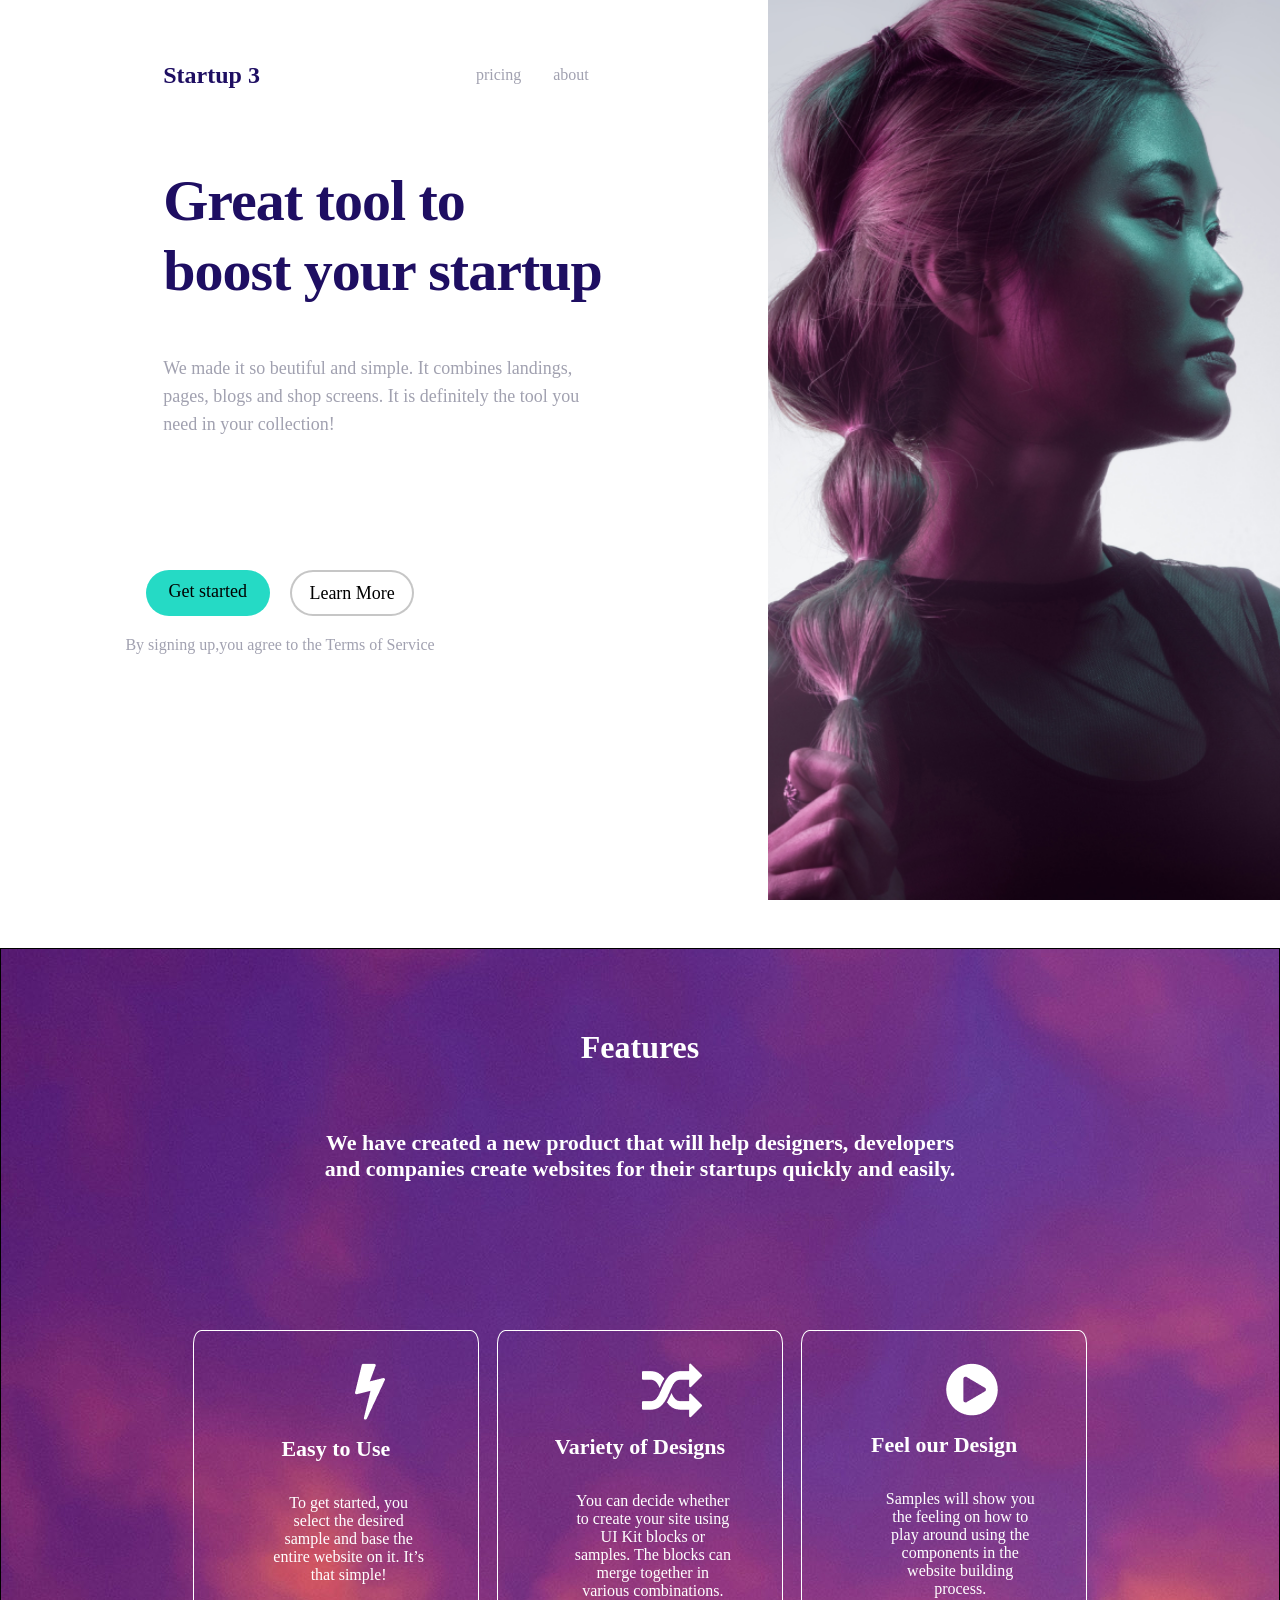
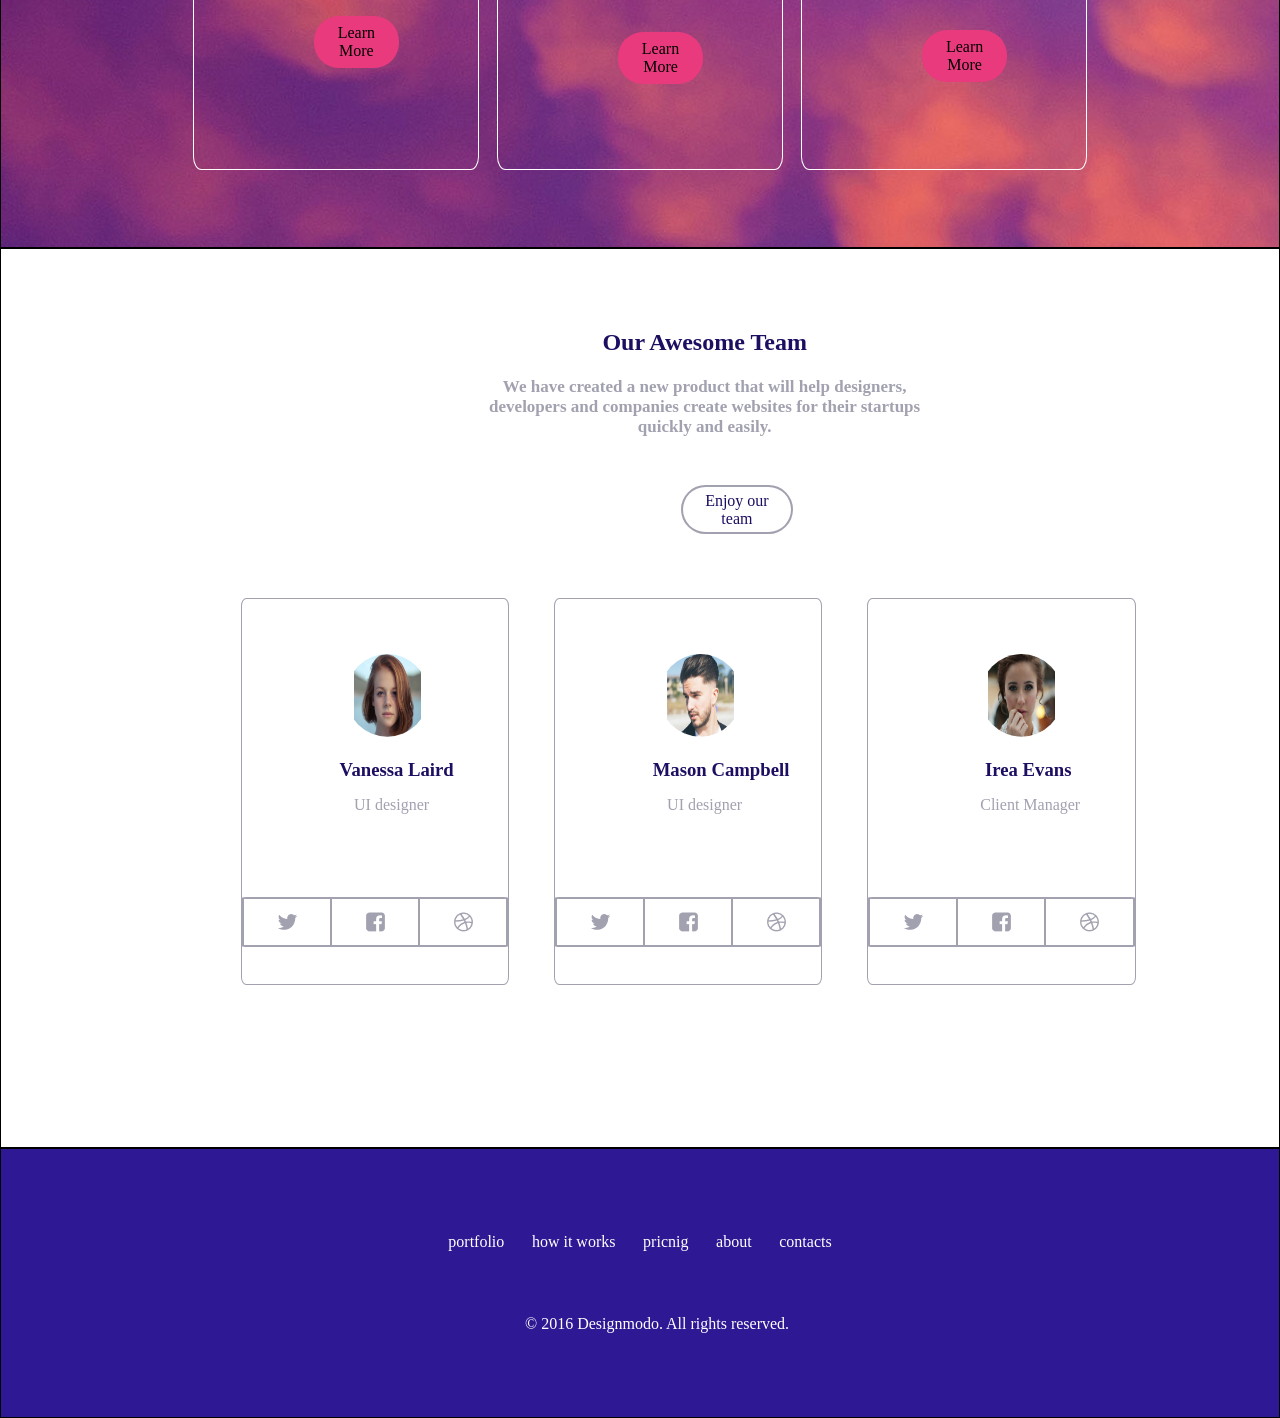
<file: project1/index.html>
<!-- <ined.html></ined.html> -->
<html>
    <head>
       <link rel="stylesheet" href="style.css">
    </head>
    <body>
        
        <div class="upper-section">
            <div class="heading">
               <div class="headline">

                  <h3 class="upper-heading">Startup 3</h3>
                  <ul class="pricingandabout">
                      <li class="upperheadingmenu">pricing</li>
                      <li class="upperheadingmenu">about</li>
                  </ul>
               </div>
                <div class="heading-box">
                    <h1 class="main-heading">
                        Great tool to boost your startup
                        <p class="paragraph">We made it so beutiful and simple. It combines landings, pages, blogs and shop screens. It is definitely the tool you need in your collection!</div>
                        </p>
                     </h1>
                <div class="buttons">
                  <div class="buttonbox">

                     <div class="button1">
                        <span class="getstarted"> Get started</span>
                     </div>
                     <div class="button2">
                        <span class="learnmore">Learn More</span>
                     </div>
                  </div>
                    <p class="line">By signing up,you agree to the Terms of Service </p>
                </div>
            </div>
            
                <img class="image" src="./Photo.png"></img>
            
            </div>
        
        <!-- featuresction starts -->
          <div class="featuresectionimage">
            <div class="features">
               <h1 class="featureheading">Features
                  <p class="featurepara">We have created a new product that will help designers, developers and companies create websites for their startups quickly and easily.</p>
               </h1>
            </div>
            <div class="cards">
               <div class="innercards">
                  <img class="flash" src="./fa-flash (1).png"></img>
                  <h4 class="Use">Easy to Use</h4>
                  <p class="usepara">To get started, you select the desired sample and base the entire website on it. It’s that simple!</p>
                  <div class="lowerbutton">Learn More</div>
               </div>
               <div class="innercards">
                  <img class="random" src="./fa-random.png"></img>
                  <h4 class="variety">Variety of Designs</h4>
                  <p class="varietypara">You can decide whether to create your site using UI Kit blocks or samples. The blocks can merge together in various combinations.</p>
                  <div class="lowerbutton">Learn More</div>
               </div>
               <div class="innercards">
                  <img class="video" src="./fa-play-circle.png"></img>
                  <h4 class="feel">Feel our Design</h4>
                  <p class="feelpara">Samples will show you the feeling on how to play around using the components in the website building process.</p>
                  <div class="lowerbutton">Learn More</div>
               </div>
            </div>
          </div>
        <!-- team section -->
        <div class="team-section">
         <div class="team">
            <h2 class="teamheading">Our Awesome Team
            <p class="teampara">We have created a new product that will help designers, developers and companies create websites for their startups quickly and easily.</p>
         </h2>
         <div class="teambutton">Enjoy our team</div>
         </div>
         <div class="members">
            <div class="memberprofile">
                <img class="girlprofile" src="./girl profile.jpg"></img> 
                <h3 class="name1">Vanessa Laird</h3>
                <p class="position1">UI designer</p>
               <div class="social">
                  <div class="socialcolumns">
                     <img class="twitter" src="./fa-twitter.png"><img>
                  </div>
                  <div class="socialcolumns">
                     <img class="facebook" src="./fa-facebook-square.png"></img>
                  </div>
                  <div class="socialcolumns">
                     <img class="dribble" src="./fa-dribbble.png"></img>
                  </div>
               </div>
               </div>
            <div class="memberprofile">
               <img class="manprofile" src="./manprofile.jpg"></img>
               <h3 class="name2">Mason Campbell</h3>
               <p class="position2">UI designer</p>
               <div class="social">
                  <div class="socialcolumns">
                     <img class="twitter" src="./fa-twitter.png"><img>
                  </div>
                  <div class="socialcolumns">
                     <img class="facebook" src="./fa-facebook-square.png"></img>
                  </div>
                  <div class="socialcolumns">
                     <img class="dribble" src="./fa-dribbble.png"></img>
                  </div>
               </div>
            </div>
            <div class="memberprofile">
               <img class="secondgirl" src="./girl2profile.jpg"></img>
               <h3 class="name3">Irea Evans</h3>
               <p class="position3">Client Manager</p>
               <div class="social">
                  <div class="socialcolumns">
                     <img class="twitter" src="./fa-twitter.png"><img>
                  </div>
                  <div class="socialcolumns">
                     <img class="facebook" src="./fa-facebook-square.png"></img>
                  </div>
                  <div class="socialcolumns">
                     <img class="dribble" src="./fa-dribbble.png"></img>
                  </div>
               </div>
            </div>
         </div>
        </div>
        <!-- footer -->
        <div class="footer">
            
                <ul class="nav">
                    <li >portfolio</li>
                    <li>how it works</li>
                    <li>pricnig</li>
                    <li>about</li>
                    <li>contacts</li>
                </ul>
                
           
            <span class="copyrightline">© 2016 Designmodo. All rights reserved.</span>
    </body>
   </html>
</file>
<file: project1/style.css>
*{
                padding: 0;
                margin: 0;
                box-sizing: border-box;
            } 
              .upper-section{
                width: 100vw;
                height: 100vh;
                /* border: 2px solid black; */
                display: flex;
                box-sizing: border-box;
               }
             .heading{
                width: 60%;
                height:100%;
                /* border: 2px solid red; */
                display: flex;
                flex-direction: column;
                align-items: center;
                justify-content: space-evenly;
                gap: 2rem;
                box-sizing: border-box;
                padding: 1rem;
               }
            .headline{
                /* height: 20%; */
                width: 60%;
                /* border: 1px solid yellow; */
                display: flex;
                justify-content: space-between;
                align-items: center;
                
            }
            .upper-heading{
                color: #1E0E62;
                font-weight: 700;
                font-size: 24px;
                line-height: 100%;
                font-family: DM sans-serif;
            }
            .pricingandabout{
                /* width: 20%; */
                list-style: none;
                display: flex;
                /* border: 1px solid black; */
                justify-content: space-between;
                color: #15143966;
            }
            .upperheadingmenu{
                margin: 1rem;
            }
            .heading-box{
                width: 60%;
                /* height: 2; */
                /* border: 2px solid black; */
                color: #1E0E62;
               
             }
             .main-heading{
               /*border: 1px solid red; */
                font-weight: 700;
                font-size: 58px;
                line-height: 70px;
                letter-spacing: -1px;
                
             }
             .paragraph{
               /* border: 2px solid yellow; */
                color: #15143966;
                font-weight: 500;
                font-size: 18px;
                line-height: 28px;
                letter-spacing: 0px;
                margin-top: 3rem;
             }
             .buttons{
                /* width: 35%; */
                /* height: 107px; */
                /* border: 2px solid green; */
                display: flex;
                flex-direction: column;
                margin-right: 13rem;
                margin-bottom: 12rem;
                gap: 1rem;

             }
             .buttonbox{
                width: 100%;
                /* border: 2px solid green; */
                display: flex;
                justify-content: space-evenly;
                }
             .button1{
                width: 40%;
                /* height: 30px; */
                padding: 0.5rem;
                /* border: 2px solid red;  */
                background-color: #25DAC5;
                border-radius: 25px;
               
                text-align: center; 
             }
             .getstarted{
             /* border: 1px solid black; */
                font-weight: 500;
                font-size: 18px;
                line-height: 26px;
                letter-spacing: 0px;
                text-align: center;
                margin-top: 2rem;
             }
             .button2{
                width: 40%;
                /* height: 30px; */
                padding: 0.5rem;
               
                border: 2px solid rgba(128, 128, 128, 0.452);
                border-radius: 25px;
                background-color: white;
                text-align: center;
             }
             .learnmore{
               /* border: 1px solid black; */
                font-weight: 500;
                font-size: 18px;
                line-height: 26px;
                letter-spacing: 0px;
                text-align: center;
                margin-top: 3rem;
             }
             .line{
               /* border: 1px solid black; */
                color: #15143966;
                font-weight: 400;
                font-size: 16px;
                line-height: 26px;
                letter-spacing: 0px;
             }
             .image{
                width: 40%;
                height: 100%;
                /* border: 2px solid black; */
                object-fit: cover;
             }
             .featuresectionimage{
                background-image: url(./backimage.jpg);
                height: 100vh;
                width: 100vw;
                background-repeat: no-repeat;
                object-fit: cover;
                border: 1px solid black;
                object-position: 20px 60px;
                display: flex;
                flex-direction: column;
                justify-content: center;
                align-items: center;
                margin-top: 3rem;
                /* gap: 3rem; */
             }
             .features{
                width: 50%;
                height:30%;
                 /* border: 1px solid white;  */
                 color: white;
                 /* display: flex;  */
                 /* justify-content: center; */
                /* align-items: center; */
                text-align: center;
                gap: 7rem;
                margin-top: 0.2rem;
                /* margin-left:8rem; */
                /* margin-right: 2rem; */
                margin-bottom: 2rem;
                /* box-sizing: border-box; */
             }
             .featurepara{
               font-size: 22px;
               margin-top: 4rem;
               color: #FFFFFF;
             }
             /* .featureheading{
                width: 60%;
             }
            .featurepara{
                width: 60%;
            } */
             .cards{
                width: 70%;
                height: 49%;
                /* border: 1px solid white; */
                display: flex;
                justify-content: space-between;
             }
             .innercards{
                width: 32%;
                height: 100%;
                border: 1px solid white;
                border-radius: 3%;
             }
             .flash{
                /* width: 10%;
                height: 10%; */
                margin-left: 10rem;
                margin-top: 2rem;
             }
             .use{
                color: white;
                /* width: 50%; */
                /* border: 1px solid white; */
                margin-top: 1rem;
                text-align: center;
                font-size: 22px;
             }
             .usepara{
                color: white;
                width: 55%;
                font-size: 16px;
                margin-left: 4.8rem;
                /* border: 1px solid white; */
                margin-top: 2rem;
                text-align: center;
             }
             .random{
                margin-left: 9rem;
                margin-top: 2rem;
             }
             .Variety{
                color: white;
                margin-top: 1rem;
                text-align: center;
                font-size: 22px;
             }
             .varietypara{
                color: white;
                width: 55%;
                font-size: 16px;
                margin-left: 4.8rem;
                /* border: 1px solid white; */
                margin-top: 2rem;
                text-align: center;
             }
             .video{
                margin-left: 9rem;
                margin-top: 2rem;
             }
             .feel{
                color: white;
                margin-top: 1rem;
                text-align: center;
                font-size: 22px;
             }
             .feelpara{
                color: white;
                width: 55%;
                font-size: 16px;
                margin-left: 5rem;
                /* border: 1px solid white; */
                margin-top: 2rem;
                text-align: center;
             }
             .lowerbutton{
                width: 30%;
                /* height: 30px; */
                padding: 0.5rem;
                margin-left: 7.5rem;
                margin-top:2rem;
                /* border: 2px solid red;  */
                background-color: #E93A7D;
                border-radius: 25px;
                text-align: center; 
             }
             .team-section{
                height: 100vh;
                width: 100vw;
                border: 1px solid black;
                /* display: flex; */
                box-sizing: border-box;
             }
             .team{
                width: 35%;
                height:30%;
                /* border: 1px solid black;   */
                 color: black;
                 text-align: center;
                 margin-left: 30rem;
                 margin-top: 5rem;
                 color: #1E0E62;
             }
             .teamheading{
               margin-top: 1rem;
             }
             .teampara{
                color: #15143966;
                margin-top: 1.3rem;
                font-size: 17px;
             }
             .teambutton{
               width: 25%;
                /* height: 30px; */
                padding: 0.3rem;
                margin-left: 12.5rem;
                margin-top: 3rem;
               
                border: 2px solid #15143966;
                background-color: white;
                border-radius: 25px;
               
                text-align: center; 
             }
             .members{
               width: 70%;
               height:43%;
                /* border: 1px solid black;  */
               display: flex;
               justify-content: space-between;
               margin-left: 15rem;
               margin-top: rem; 
             }
             .memberprofile{
               width: 30%;
               height: 100%;
               border: 1px solid #15143966;
               border-radius: 2%;
             }
             .girlprofile{
               margin-left: 7rem;
               margin-top: 3rem;
               width: 25%;
               height: 25%;
               /* border: 1px solid black; */
               /* border-radius: 48%; */
               clip-path:circle(50%);

             }
             .manprofile{
               margin-left: 7rem;
               margin-top: 3rem;
               width: 25%;
               height: 25%;
               /* border: 1px solid black; */
               /* border-radius: 48%; */
               clip-path:circle(50%);
             }
             .secondgirl{
               margin-left: 7.5rem;
               margin-top: 3rem;
               width: 25%;
               height: 25%;
               /* border: 1px solid black; */
               /* border-radius: 48%; */
               clip-path:circle(50%);
             }
                .name1{
                  width: 8rem;
                  height: 1.5rem;
                  /* border: 1px solid black; */
                  margin-left: 6.1rem;
                  margin-top: 1rem;
                  /* font-size: 16px;  */
                  color: #1E0E62;
                }
                .name2{
                  width: 9rem;
                  height: 1.5rem;
                  /* border: 1px solid black; */
                  margin-left: 6.1rem;
                  margin-top: 1rem;
                  /* font-size: 16px;  */
                  color: #1E0E62;
                }
                .name3{
                  width: 9rem;
                  height: 1.5rem;
                  /* border: 1px solid black; */
                  margin-left: 7.3rem;
                  margin-top: 1rem;
                  /* font-size: 16px;  */
                  color: #1E0E62;
                }
                .position1{
                  margin-left: 7rem;
                  margin-top: 0.8rem;
                  color: #15143966;
                }
                .position2{
                  margin-left: 7rem;
                  margin-top: 0.8rem;
                  color: #15143966;
                }
                .position3{
                  margin-left: 7rem;
                  margin-top: 0.8rem;
                  color: #15143966;
                }
                .social{
                  width: 100%;
                  height: 13.1%;
                  margin-top: 30.9%;
                  border: 1px solid #15143966;
                  border-radius: 2%;
                  display: flex;
                }
                .socialcolumns{
                  width: 33.4%;
                  height: 100%;
                  border: 1px solid #15143966;
                  display: flex;
                  justify-content: center;
                  align-items: center;
                }
             .footer{
                width: 100vw;
                height: 30vh;
                display: flex;
                flex-direction: column;
                justify-content:center;
                align-items: center;
                gap: 4rem;
               
                
                border: 1px solid black;
                background-color: #2F1893;
             }
             .nav{
                width: 30%;
                color: white;
                display: flex;
                justify-content: space-between;
                align-items: center;
                list-style-type: none;

             }
            .copyrightline{
                width: 30%;
                display: flex;
                align-items: center;
                color: white;
                margin-left: 12%;
            }
</file>
